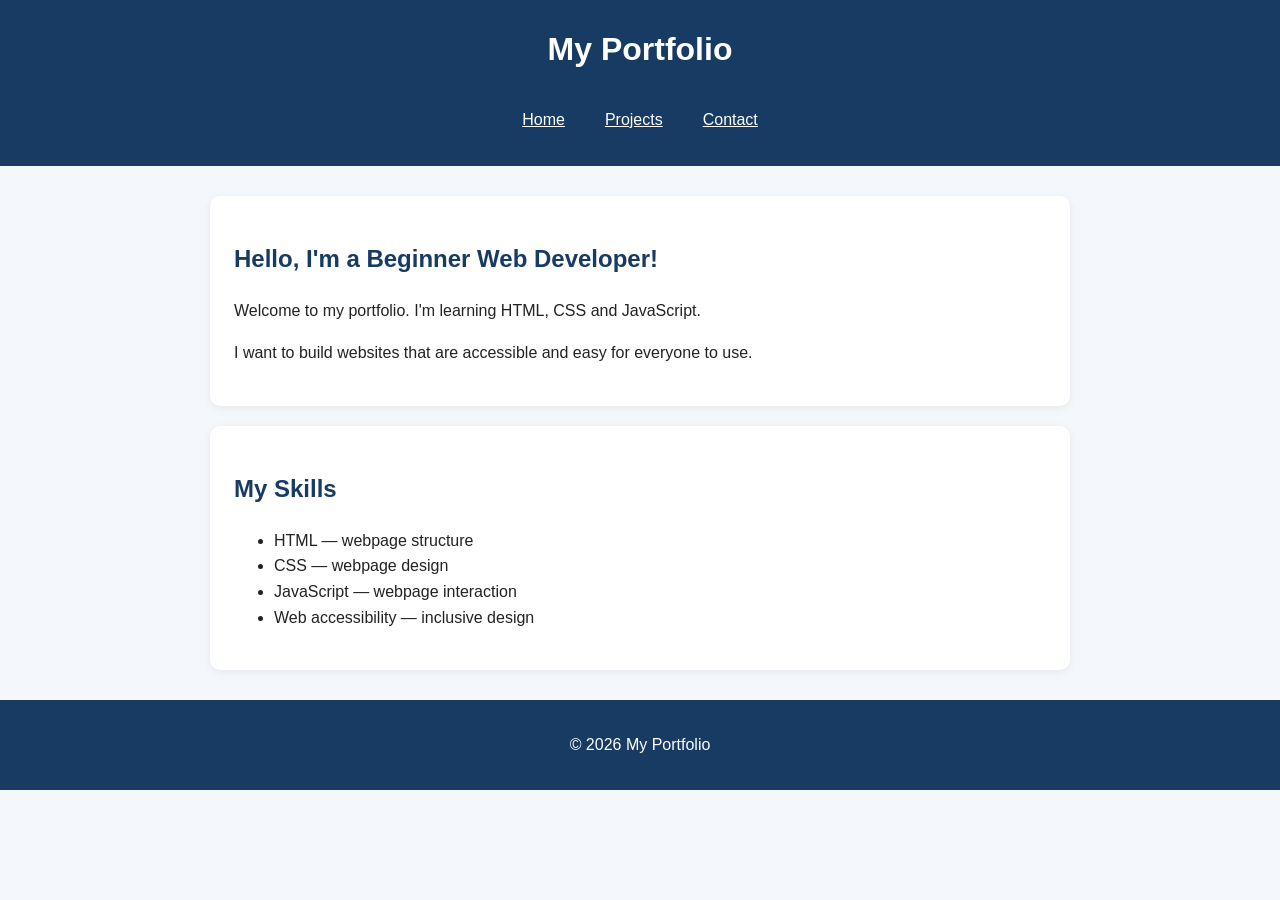
<file: index.html>
<!DOCTYPE html>
<html lang="en">
<head>
  <meta charset="UTF-8">
  <meta name="viewport" content="width=device-width, initial-scale=1.0">
  <meta name="description" content="My accessible beginner web development portfolio">
  <title>My Portfolio</title>
  <link rel="stylesheet" href="style.css">
  <script src="script.js" defer></script>
</head>
<body>
  <a href="#main" class="skip-link">Skip to main content</a>

  <header>
    <h1>My Portfolio</h1>
    <nav aria-label="Main navigation">
      <a href="index.html" aria-current="page">Home</a>
      <a href="projects.html">Projects</a>
      <a href="contact.html">Contact</a>
    </nav>
  </header>

  <main id="main">
    <section>
      <h2>Hello, I'm a Beginner Web Developer!</h2>
      <p>Welcome to my portfolio. I'm learning HTML, CSS and JavaScript.</p>
      <p>I want to build websites that are accessible and easy for everyone to use.</p>
    </section>

    <section>
      <h2>My Skills</h2>
      <ul>
        <li>HTML — webpage structure</li>
        <li>CSS — webpage design</li>
        <li>JavaScript — webpage interaction</li>
        <li>Web accessibility — inclusive design</li>
      </ul>
    </section>
  </main>

  <footer>
    <p>&copy; 2026 My Portfolio</p>
  </footer>
</body>
</html>
</file>
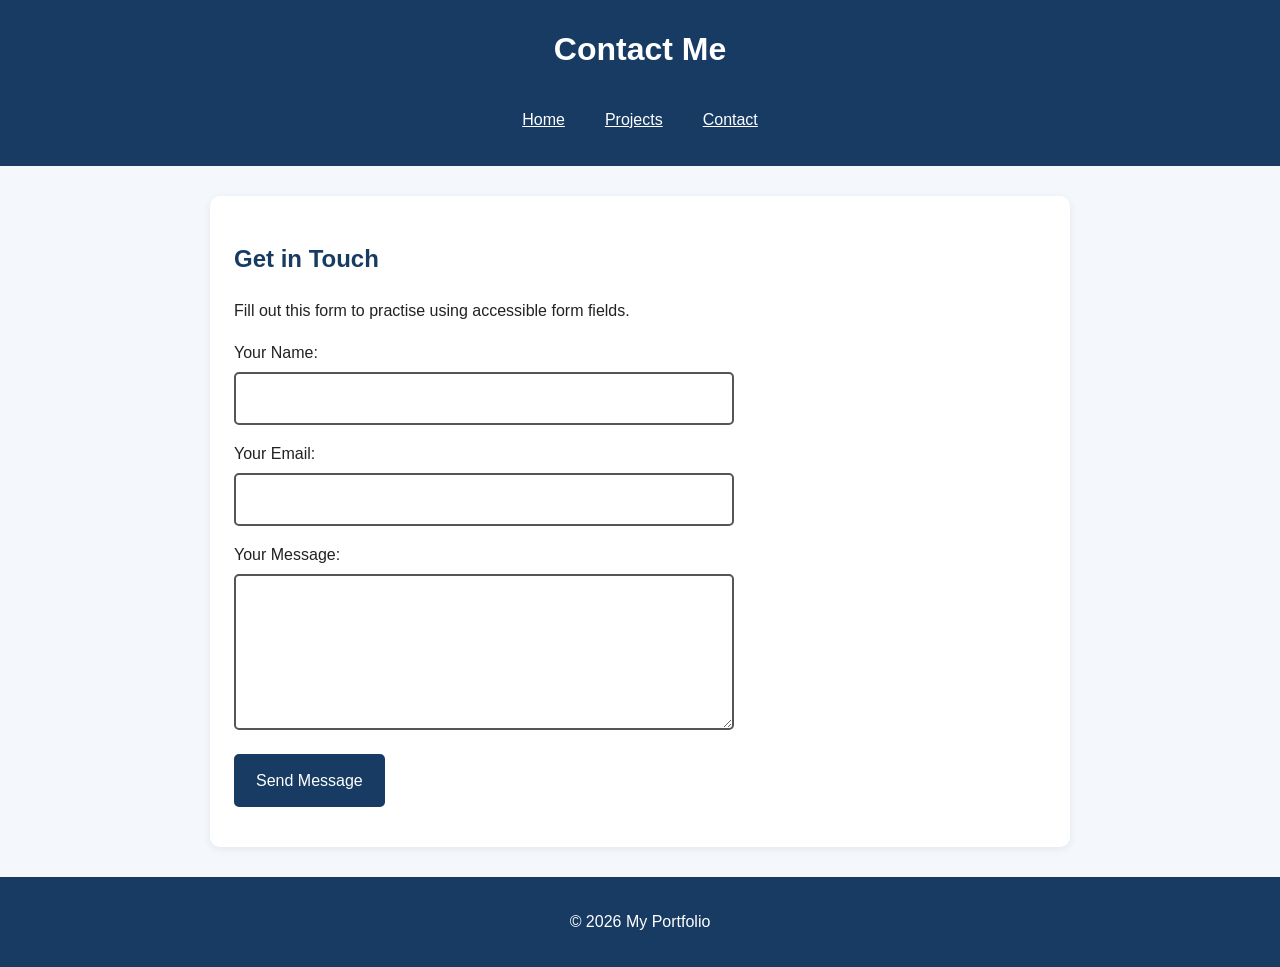
<file: contact.html>
<!DOCTYPE html>
<html lang="en">
<head>
  <meta charset="UTF-8">
  <meta name="viewport" content="width=device-width, initial-scale=1.0">
  <meta name="description" content="Contact me about my web development portfolio">
  <title>Contact Me</title>
  <link rel="stylesheet" href="style.css">
  <script src="script.js" defer></script>
</head>
<body>
  <a href="#main" class="skip-link">Skip to main content</a>

  <header>
    <h1>Contact Me</h1>
    <nav aria-label="Main navigation">
      <a href="index.html">Home</a>
      <a href="projects.html">Projects</a>
      <a href="contact.html" aria-current="page">Contact</a>
    </nav>
  </header>

  <main id="main">
    <section>
      <h2>Get in Touch</h2>
      <p>Fill out this form to practise using accessible form fields.</p>

      <form id="contact-form">
        <p>
          <label for="name">Your Name:</label><br>
          <input type="text" id="name" name="name" required>
        </p>

        <p>
          <label for="email">Your Email:</label><br>
          <input type="email" id="email" name="email" required>
        </p>

        <p>
          <label for="message">Your Message:</label><br>
          <textarea id="message" name="message" rows="5" required></textarea>
        </p>

        <button type="submit">Send Message</button>
        <p id="form-status" role="status" aria-live="polite"></p>
      </form>
    </section>
  </main>

  <footer>
    <p>&copy; 2026 My Portfolio</p>
  </footer>
</body>
</html>
</file>
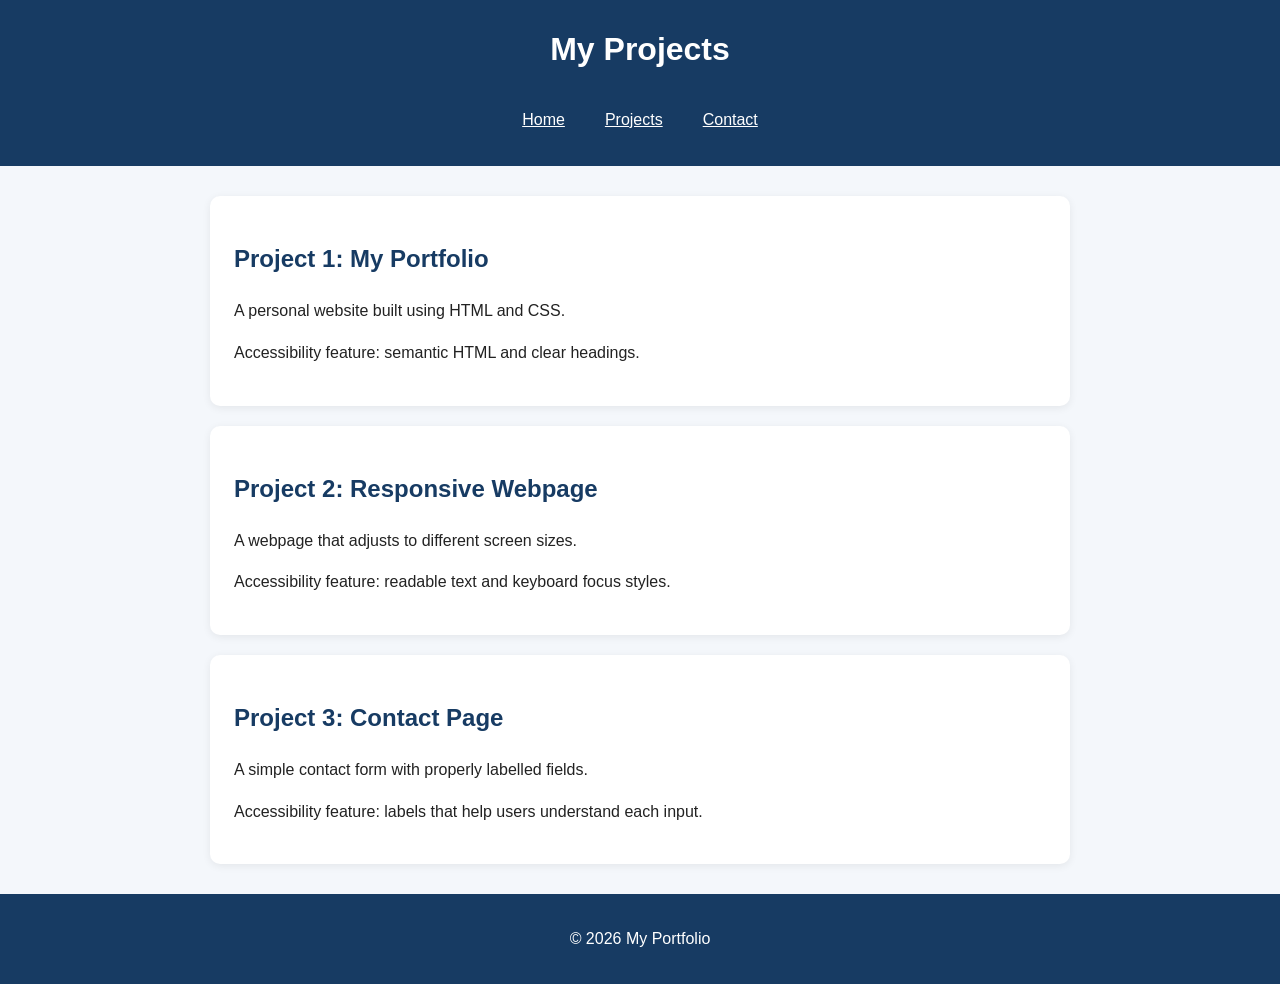
<file: projects.html>
<!DOCTYPE html>
<html lang="en">
<head>
  <meta charset="UTF-8">
  <meta name="viewport" content="width=device-width, initial-scale=1.0">
  <meta name="description" content="My beginner web development projects">
  <title>My Projects</title>
  <link rel="stylesheet" href="style.css">
  <script src="script.js" defer></script>
</head>
<body>
  <a href="#main" class="skip-link">Skip to main content</a>

  <header>
    <h1>My Projects</h1>
    <nav aria-label="Main navigation">
      <a href="index.html">Home</a>
      <a href="projects.html" aria-current="page">Projects</a>
      <a href="contact.html">Contact</a>
    </nav>
  </header>

  <main id="main">
    <section>
      <h2>Project 1: My Portfolio</h2>
      <p>A personal website built using HTML and CSS.</p>
      <p>Accessibility feature: semantic HTML and clear headings.</p>
    </section>

    <section>
      <h2>Project 2: Responsive Webpage</h2>
      <p>A webpage that adjusts to different screen sizes.</p>
      <p>Accessibility feature: readable text and keyboard focus styles.</p>
    </section>

    <section>
      <h2>Project 3: Contact Page</h2>
      <p>A simple contact form with properly labelled fields.</p>
      <p>Accessibility feature: labels that help users understand each input.</p>
    </section>
  </main>

  <footer>
    <p>&copy; 2026 My Portfolio</p>
  </footer>
</body>
</html>
</file>
<file: style.css>
/* Basic page styling */
* {
  box-sizing: border-box;
}

html {
  scroll-behavior: smooth;
}

body {
  margin: 0;
  font-family: Arial, sans-serif;
  line-height: 1.6;
  color: #222222;
  background-color: #f4f7fb;
}

header {
  background-color: #173b63;
  color: white;
  padding: 24px 16px;
  text-align: center;
}

header h1 {
  margin-top: 0;
}

nav {
  display: flex;
  justify-content: center;
  flex-wrap: wrap;
  gap: 12px;
}

nav a {
  color: white;
  padding: 10px 14px;
  text-decoration: underline;
  border-radius: 5px;
}

nav a:hover,
nav a:focus-visible {
  background-color: white;
  color: #173b63;
}

main {
  max-width: 900px;
  margin: 30px auto;
  padding: 0 20px;
}

section {
  background-color: white;
  padding: 24px;
  margin-bottom: 20px;
  border-radius: 10px;
  box-shadow: 0 2px 8px #00000012;
}

h2 {
  color: #173b63;
}

.skip-link {
  position: absolute;
  top: -100px;
  left: 10px;
  background: white;
  color: #173b63;
  padding: 12px;
  z-index: 10;
}

.skip-link:focus {
  top: 10px;
}

a:focus-visible {
  outline: 3px solid #e09b00;
  outline-offset: 3px;
}

footer {
  background-color: #173b63;
  color: white;
  text-align: center;
  padding: 16px;
}

@media (max-width: 600px) {
  header {
    padding: 18px 12px;
  }

  main {
    margin: 16px auto;
    padding: 0 12px;
  }

  section {
    padding: 18px;
  }

  nav {
    flex-direction: column;
    align-items: center;
  }
}
/* Accessible contact form */
input,
textarea {
  width: 100%;
  max-width: 500px;
  padding: 12px;
  margin-top: 6px;
  border: 2px solid #555555;
  border-radius: 5px;
  font: inherit;
}

button {
  background-color: #173b63;
  color: white;
  padding: 12px 20px;
  border: 2px solid #173b63;
  border-radius: 5px;
  font: inherit;
  cursor: pointer;
}

button:hover,
button:focus-visible {
  background-color: white;
  color: #173b63;
}

input:focus-visible,
textarea:focus-visible {
  outline: 3px solid #b36b00;
  outline-offset: 2px;
}
</file>
